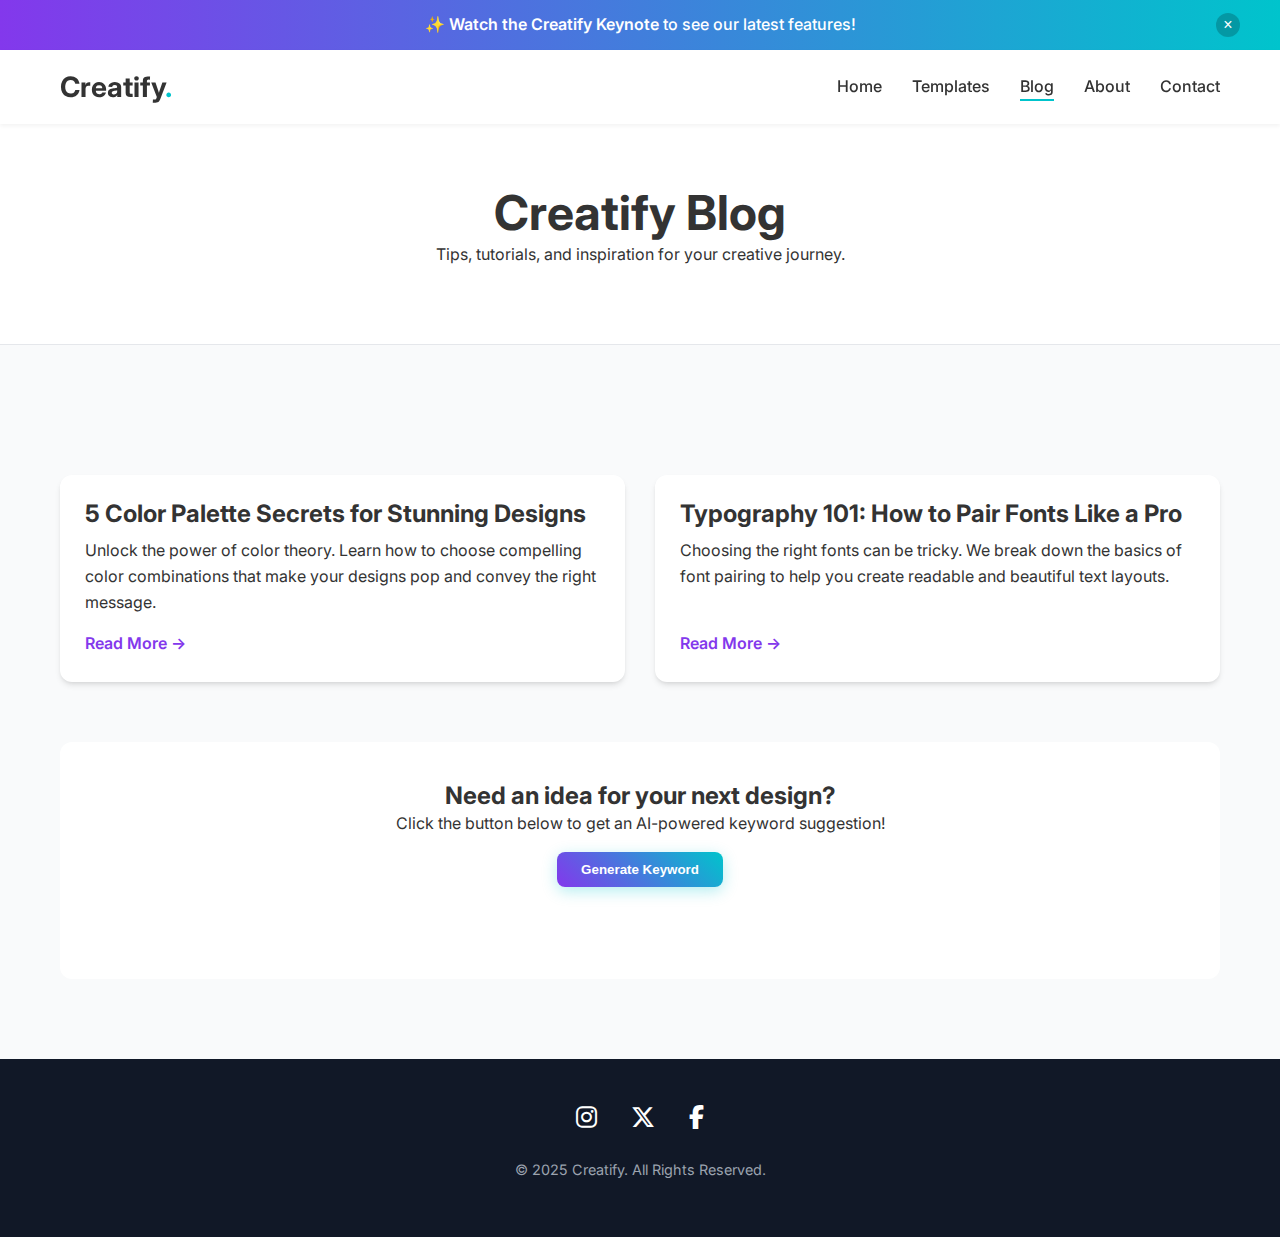
<file: blog.html>
<!DOCTYPE html>
<html lang="en-GB">
<head>
    <meta charset="UTF-8">
    <meta name="viewport" content="width=device-width, initial-scale=1.0">
    <meta http-equiv="Cache-Control" content="max-age=31536000">

    <!-- SEO Meta Tags -->
    <title>Blog - Creatify</title>
    <meta name="description" content="Creatify offers free online design templates and poster makers. Create social media posts, posters, and graphics like Canva in minutes.">

    <meta name="keywords" content="Canva alternative, design templates, poster maker, online graphic editor, social media design">
    
    <!-- Google Analytics -->
    <script async src="https://www.googletagmanager.com/gtag/js?id=G-YYHMLD2DHH"></script>
    <script>
      window.dataLayer = window.dataLayer || [];
      function gtag(){dataLayer.push(arguments);}
      gtag('js', new Date());
      gtag('config', 'G-YYHMLD2DHH');
    </script>
    
    <!-- Favicon -->
    <link rel="icon" href="data:image/svg+xml,<svg xmlns=%22http://www.w3.org/2000/svg%22 viewBox=%220 0 100 100%22><text y=%22.9em%22 font-size=%2290%22>C</text></svg>">
    
    <!-- Stylesheets & Fonts -->
    <link rel="stylesheet" href="style.css">
    <link rel="stylesheet" href="https://cdnjs.cloudflare.com/ajax/libs/font-awesome/6.5.1/css/all.min.css">
</head>
<body>

    <div class="promo-banner" id="promo-banner">
        <div class="container">
            <p>✨ <a href="#">Watch the Creatify Keynote</a> to see our latest features!</p>
            <button class="close-promo" id="close-promo" aria-label="Dismiss banner">&times;</button>
        </div>
    </div>

    <header class="main-header">
        <div class="container">
            <a href="index.html" class="logo">Creatify<span>.</span></a>
            <nav class="main-nav">
                <ul>
                    <li><a href="index.html">Home</a></li>
                    <li><a href="templates.html">Templates</a></li>
                    <li><a href="blog.html">Blog</a></li>
                    <li><a href="about.html">About</a></li>
                    <li><a href="contact.html">Contact</a></li>
                </ul>
            </nav>
            <div class="hamburger">&#9776;</div>
        </div>
    </header>

    <main>
        <section class="page-header">
            <div class="container">
                <h1>Creatify Blog</h1>
                <p>Tips, tutorials, and inspiration for your creative journey.</p>
            </div>
        </section>

        <section class="section-padding">
            <div class="container">
                <div class="blog-grid">
                    <div class="blog-card">
                        <div class="blog-card-content">
                            <h3>5 Color Palette Secrets for Stunning Designs</h3>
                            <p>Unlock the power of color theory. Learn how to choose compelling color combinations that make your designs pop and convey the right message.</p>
                            <a href="#">Read More &rarr;</a>
                        </div>
                    </div>
                    <div class="blog-card">
                        <div class="blog-card-content">
                            <h3>Typography 101: How to Pair Fonts Like a Pro</h3>
                            <p>Choosing the right fonts can be tricky. We break down the basics of font pairing to help you create readable and beautiful text layouts.</p>
                            <a href="#">Read More &rarr;</a>
                        </div>
                    </div>
                </div>

                <div class="ai-keyword-section">
                    <h3>Need an idea for your next design?</h3>
                    <p>Click the button below to get an AI-powered keyword suggestion!</p>
                    <button id="generate-keyword-btn" class="btn btn-primary">Generate Keyword</button>
                    <div id="keyword-display"></div>
                </div>
            </div>
        </section>
    </main>

    <footer class="main-footer">
        <div class="container">
            <div class="social-links">
                <a href="https://instagram.com" target="_blank" rel="noopener noreferrer" aria-label="Instagram"><i class="fab fa-instagram"></i></a>
                <a href="https://x.com" target="_blank" rel="noopener noreferrer" aria-label="X"><i class="fa-brands fa-x-twitter"></i></a>
                <a href="https://facebook.com" target="_blank" rel="noopener noreferrer" aria-label="Facebook"><i class="fab fa-facebook-f"></i></a>
            </div>
            <p>&copy; 2025 Creatify. All Rights Reserved.</p>
        </div>
    </footer>

    <script src="script.js"></script>
</body>
</html>
</file>
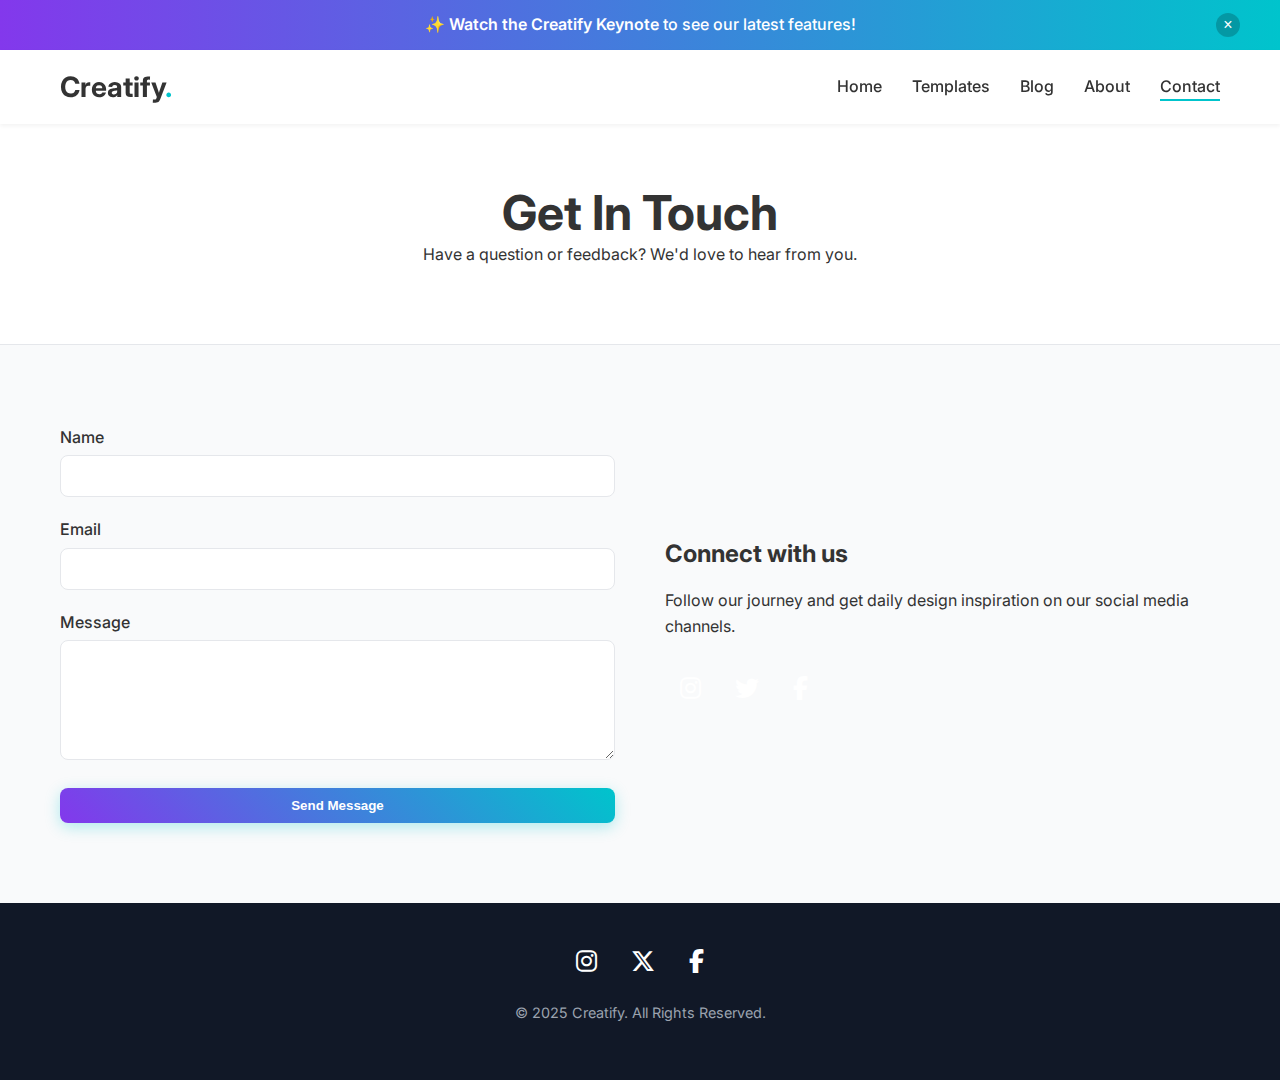
<file: contact.html>
<!DOCTYPE html>
<html lang="en-GB">
<head>
    <meta charset="UTF-8">
    <meta name="viewport" content="width=device-width, initial-scale=1.0">
    <meta http-equiv="Cache-Control" content="max-age=31536000">

    <!-- SEO Meta Tags -->
    <title>Contact Us - Creatify</title>
    <meta name="description" content="Get in touch with the Creatify team. We'd love to hear from you! Send us a message through our contact form or connect on social media.">
    <meta name="keywords" content="contact creatify, get in touch, customer support, contact form">
    
    <!-- Google Analytics -->
    <script async src="https://www.googletagmanager.com/gtag/js?id=G-YYHMLD2DHH"></script>
    <script>
      window.dataLayer = window.dataLayer || [];
      function gtag(){dataLayer.push(arguments);}
      gtag('js', new Date());
      gtag('config', 'G-YYHMLD2DHH');
    </script>
    
    <!-- Favicon -->
    <link rel="icon" href="data:image/svg+xml,<svg xmlns=%22http://www.w3.org/2000/svg%22 viewBox=%220 0 100 100%22><text y=%22.9em%22 font-size=%2290%22>C</text></svg>">
    
    <!-- Stylesheets & Fonts -->
    <link rel="stylesheet" href="style.css">
    <link rel="stylesheet" href="https://cdnjs.cloudflare.com/ajax/libs/font-awesome/6.5.1/css/all.min.css">
</head>
<body>

    <div class="promo-banner" id="promo-banner">
        <div class="container">
            <p>✨ <a href="#">Watch the Creatify Keynote</a> to see our latest features!</p>
            <button class="close-promo" id="close-promo" aria-label="Dismiss banner">&times;</button>
        </div>
    </div>

    <header class="main-header">
        <div class="container">
            <a href="index.html" class="logo">Creatify<span>.</span></a>
            <nav class="main-nav">
                <ul>
                    <li><a href="index.html">Home</a></li>
                    <li><a href="templates.html">Templates</a></li>
                    <li><a href="blog.html">Blog</a></li>
                    <li><a href="about.html">About</a></li>
                    <li><a href="contact.html">Contact</a></li>
                </ul>
            </nav>
            <div class="hamburger">&#9776;</div>
        </div>
    </header>

    <main>
        <section class="page-header">
            <div class="container">
                <h1>Get In Touch</h1>
                <p>Have a question or feedback? We'd love to hear from you.</p>
            </div>
        </section>

        <section class="section-padding">
            <div class="container">
                <div class="contact-grid">
                    <div class="contact-form">
                        <form action="#" method="POST">
                            <div class="form-group">
                                <label for="name">Name</label>
                                <input type="text" id="name" name="name" required>
                            </div>
                            <div class="form-group">
                                <label for="email">Email</label>
                                <input type="email" id="email" name="email" required>
                            </div>
                            <div class="form-group">
                                <label for="message">Message</label>
                                <textarea id="message" name="message" required></textarea>
                            </div>
                            <button type="submit" class="btn btn-primary">Send Message</button>
                        </form>
                    </div>
                    <div class="contact-info">
                        <h3>Connect with us</h3>
                        <p>Follow our journey and get daily design inspiration on our social media channels.</p>
                        <div class="social-links">
                            <a href="https://instagram.com" target="_blank" rel="noopener noreferrer" aria-label="Instagram"><i class="fab fa-instagram"></i></a>
                            <a href="https://twitter.com" target="_blank" rel="noopener noreferrer" aria-label="Twitter"><i class="fab fa-twitter"></i></a>
                            <a href="https://facebook.com" target="_blank" rel="noopener noreferrer" aria-label="Facebook"><i class="fab fa-facebook-f"></i></a>
                        </div>
                    </div>
                </div>
            </div>
        </section>
    </main>

    <footer class="main-footer">
        <div class="container">
            <div class="social-links">
                <a href="https://instagram.com" target="_blank" rel="noopener noreferrer" aria-label="Instagram"><i class="fab fa-instagram"></i></a>
                <a href="https://x.com" target="_blank" rel="noopener noreferrer" aria-label="X"><i class="fa-brands fa-x-twitter"></i></a>
                <a href="https://facebook.com" target="_blank" rel="noopener noreferrer" aria-label="Facebook"><i class="fab fa-facebook-f"></i></a>
            </div>
            <p>&copy; 2025 Creatify. All Rights Reserved.</p>
        </div>
    </footer>

    <script src="script.js"></script>
</body>
</html>
</file>
<file: style.css>
/* 1. Imports & Root Variables */
@import url('https://fonts.googleapis.com/css2?family=Inter:wght@400;500;600;700&display=swap');

:root {
    --primary-teal: #00C4CC;
    --primary-purple: #8338EC;
    --dark-text: #333333;
    --light-text: #FFFFFF;
    --body-bg: #F9FAFB;
    --section-bg: #FFFFFF;
    --border-color: #E5E7EB;
    --shadow: 0 4px 6px -1px rgba(0, 0, 0, 0.1), 0 2px 4px -2px rgba(0, 0, 0, 0.1);
    --font-family: 'Inter', sans-serif;

    /* Icon Colors */
    --icon-color-1: #ff8f00; /* Presentation - Orange */
    --icon-color-2: #ea4c89; /* Social Media - Pink */
    --icon-color-3: #9d4edd; /* Video - Purple */
    --icon-color-4: #00b4d8; /* Printables - Cyan */
    --icon-color-5: #3a86ff; /* Doc - Blue */
    --icon-color-6: #3c9d4e; /* Whiteboard - Green */
    --icon-color-7: #6a4c93; /* Website - Dark Purple */
    --icon-color-8: #e5e5e5; /* More - Grey */
}

/* 2. Base & Reset Styles */
* {
    margin: 0;
    padding: 0;
    box-sizing: border-box;
}

html {
    scroll-behavior: smooth;
}

body {
    font-family: var(--font-family);
    background-color: var(--body-bg);
    color: var(--dark-text);
    line-height: 1.6;
}

/* 3. Utility Classes & Promo Banner */
.container {
    max-width: 1200px;
    margin: 0 auto;
    padding: 0 20px;
}

.promo-banner {
    background: linear-gradient(90deg, var(--primary-purple), var(--primary-teal));
    color: white;
    padding: 12px 0;
    text-align: center;
}
.promo-banner .container {
    display: flex;
    justify-content: center;
    align-items: center;
    position: relative;
}
.promo-banner p {
    margin: 0;
    font-weight: 500;
}
.promo-banner a {
    color: white;
    text-decoration: none;
    font-weight: 600;
}
.promo-banner a:hover {
    text-decoration: underline;
}
.close-promo {
    position: absolute;
    right: 0;
    top: 50%;
    transform: translateY(-50%);
    background: rgba(0,0,0,0.2);
    color: white;
    border: none;
    border-radius: 50%;
    width: 24px;
    height: 24px;
    cursor: pointer;
    font-size: 16px;
    line-height: 24px;
    display: flex;
    align-items: center;
    justify-content: center;
}
.promo-banner.hidden {
    display: none;
}

.btn {
    display: inline-block;
    padding: 10px 24px;
    border-radius: 8px;
    font-weight: 600;
    text-decoration: none;
    transition: transform 0.3s ease, box-shadow 0.3s ease;
    border: none;
    cursor: pointer;
}

.btn-primary {
    background: linear-gradient(45deg, var(--primary-purple), var(--primary-teal));
    color: var(--light-text);
    box-shadow: 0 4px 15px rgba(0, 196, 204, 0.3);
}

.btn:hover {
    transform: translateY(-2px);
    box-shadow: 0 6px 20px rgba(0, 0, 0, 0.1);
}

.section-padding {
    padding: 80px 0;
}

.section-title {
    text-align: center;
    margin-bottom: 50px;
    font-size: 2.25rem;
    font-weight: 700;
}

h1, h2, h3, h4 {
    font-weight: 700;
    line-height: 1.2;
}

h1 { font-size: 3rem; }
h2 { font-size: 2.25rem; }
h3 { font-size: 1.5rem; }
p { margin-bottom: 1rem; }

/* 4. Header / Navbar */
.main-header {
    background-color: var(--section-bg);
    padding: 15px 0;
    position: sticky;
    top: 0;
    z-index: 1000;
    box-shadow: 0 2px 4px rgba(0,0,0,0.05);
}

.main-header .container {
    display: flex;
    justify-content: space-between;
    align-items: center;
}

.logo {
    font-size: 1.75rem;
    font-weight: 700;
    text-decoration: none;
    color: var(--dark-text);
}

.logo span {
    color: var(--primary-teal);
}

.main-nav ul {
    list-style: none;
    display: flex;
    align-items: center;
}

.main-nav ul li {
    margin-left: 30px;
}

.main-nav a {
    text-decoration: none;
    color: var(--dark-text);
    font-weight: 500;
    position: relative;
    padding: 5px 0;
}

.main-nav a:not(.btn)::after {
    content: '';
    position: absolute;
    bottom: 0;
    left: 0;
    width: 0;
    height: 2px;
    background: var(--primary-teal);
    transition: width 0.3s ease;
}

.main-nav a:not(.btn):hover::after,
.main-nav a.active::after {
    width: 100%;
}

.hamburger {
    display: none;
    cursor: pointer;
    font-size: 24px;
}

/* 5. Footer */
.main-footer {
    background-color: #111827;
    color: var(--light-text);
    padding: 40px 0;
    text-align: center;
}

.social-links a {
    color: var(--light-text);
    margin: 0 15px;
    font-size: 1.5rem;
    transition: color 0.3s ease;
}

.social-links a:hover {
    color: var(--primary-teal);
}

.main-footer p {
    margin-top: 20px;
    font-size: 0.9rem;
    color: #9CA3AF;
}

/* 6. Home Page - NEW STYLES */
.hero-dashboard {
    padding: 60px 0;
    background-color: var(--body-bg);
}

.hero-content {
    background: linear-gradient(180deg, #f0e6ff 0%, rgba(249, 250, 251, 0) 100%);
    padding: 50px;
    border-radius: 24px;
    text-align: center;
    box-shadow: 0 8px 32px rgba(131, 56, 236, 0.05);
}

.hero-content h1 {
    font-size: 3.5rem;
    margin-bottom: 30px;
    background: linear-gradient(45deg, var(--primary-purple), #2a7ded);
    -webkit-background-clip: text;
    background-clip: text;
    color: transparent;
}

.search-container {
    position: relative;
    max-width: 600px;
    margin: 0 auto 40px auto;
    padding: 2px;
    border-radius: 14px;
    background: linear-gradient(45deg, var(--primary-purple), var(--primary-teal));
    transition: box-shadow 0.3s ease;
}

.search-container:hover,
.search-container:focus-within {
    box-shadow: 0 0 15px rgba(131, 56, 236, 0.4);
}

.search-container i {
    position: absolute;
    left: 22px;
    top: 50%;
    transform: translateY(-50%);
    color: #9CA3AF;
    z-index: 2;
}

.search-container input {
    width: 100%;
    padding: 18px 20px 18px 50px;
    border-radius: 12px;
    border: none;
    font-size: 1rem;
    font-family: var(--font-family);
    background-color: var(--section-bg);
}

.search-container input:focus {
    outline: none;
}

.design-types-grid {
    display: flex;
    justify-content: center;
    flex-wrap: wrap;
    gap: 20px;
}

.design-type-item {
    display: flex;
    flex-direction: column;
    align-items: center;
    gap: 10px;
    text-decoration: none;
    color: var(--dark-text);
    padding: 15px;
    border-radius: 12px;
    transition: background-color 0.3s ease, transform 0.3s ease;
    width: 120px;
}

.design-type-item:hover {
    background-color: rgba(255, 255, 255, 0.8);
    transform: translateY(-5px);
}

.design-type-item i {
    font-size: 1.75rem;
    color: var(--light-text);
    padding: 15px;
    border-radius: 50%;
    width: 60px;
    height: 60px;
    display: flex;
    align-items: center;
    justify-content: center;
    box-shadow: var(--shadow);
}

.design-types-grid .design-type-item:nth-child(1) i { background-color: var(--icon-color-1); }
.design-types-grid .design-type-item:nth-child(2) i { background-color: var(--icon-color-2); }
.design-types-grid .design-type-item:nth-child(3) i { background-color: var(--icon-color-3); }
.design-types-grid .design-type-item:nth-child(4) i { background-color: var(--icon-color-4); }
.design-types-grid .design-type-item:nth-child(5) i { background-color: var(--icon-color-5); }
.design-types-grid .design-type-item:nth-child(6) i { background-color: var(--icon-color-6); }
.design-types-grid .design-type-item:nth-child(7) i { background-color: var(--icon-color-7); }
.design-types-grid .design-type-item:nth-child(8) i {
    background-color: var(--icon-color-8);
    color: var(--dark-text);
}

.design-type-item span {
    font-weight: 500;
    font-size: 0.9rem;
}


.features {
    background-color: var(--body-bg);
}

.features-grid {
    display: grid;
    grid-template-columns: repeat(3, 1fr);
    gap: 30px;
}

.feature-card {
    background-color: var(--section-bg);
    padding: 40px 30px;
    border-radius: 16px;
    box-shadow: var(--shadow);
    transition: transform 0.3s ease, box-shadow 0.3s ease;
    text-align: center;
    position: relative;
    z-index: 1;
}

.feature-card::before {
    content: "";
    position: absolute;
    inset: 0;
    border-radius: 16px;
    padding: 2px;
    background: linear-gradient(135deg, var(--primary-purple), var(--primary-teal));
    -webkit-mask:
        linear-gradient(#fff 0 0) content-box,
        linear-gradient(#fff 0 0);
    mask:
        linear-gradient(#fff 0 0) content-box,
        linear-gradient(#fff 0 0);
    -webkit-mask-composite: xor;
    mask-composite: exclude;
    z-index: -1;
}

.feature-card:hover {
    transform: translateY(-5px);
    box-shadow: 0 0 25px rgba(131, 56, 236, 0.3), 0 0 25px rgba(0, 196, 204, 0.3);
}

.feature-card h3 {
    margin-bottom: 15px;
}

/* 6.5 Home Page - "For You" Carousel */
.foryou-section {
    background-color: var(--body-bg);
}

.carousel-container {
    position: relative;
}

.carousel-track {
    display: flex;
    gap: 20px;
    overflow-x: auto;
    scroll-behavior: smooth;
    padding-bottom: 20px; /* Space for scrollbar if visible */
    scrollbar-width: none; /* Firefox */
    -ms-overflow-style: none; /* IE and Edge */
}

.carousel-track::-webkit-scrollbar {
    display: none; /* Chrome, Safari, Opera */
}

.carousel-card {
    flex: 0 0 280px; /* Don't shrink, base width 280px */
    border-radius: 12px;
    overflow: hidden;
    box-shadow: var(--shadow);
    transition: transform 0.3s ease, box-shadow 0.3s ease;
}

.carousel-card a {
    text-decoration: none;
    color: inherit;
    display: block;
}

.carousel-card:hover {
    transform: translateY(-5px);
    box-shadow: 0 10px 15px -3px rgba(0,0,0,0.1), 0 4px 6px -4px rgba(0,0,0,0.1);
}

.carousel-card img {
    width: 100%;
    height: auto;
    display: block;
    aspect-ratio: 3 / 4;
    object-fit: cover;
}

.carousel-card .card-title {
    padding: 15px;
    font-weight: 600;
    background-color: var(--section-bg);
}

.carousel-btn {
    position: absolute;
    top: calc(50% - 22px); /* Adjust for padding-bottom on track */
    transform: translateY(-50%);
    background-color: white;
    border: 1px solid var(--border-color);
    border-radius: 50%;
    width: 44px;
    height: 44px;
    cursor: pointer;
    display: flex;
    align-items: center;
    justify-content: center;
    font-size: 1.2rem;
    color: var(--dark-text);
    box-shadow: var(--shadow);
    transition: all 0.2s ease;
    z-index: 10;
}

.carousel-btn:hover {
    background-color: #f0f0f0;
    transform: translateY(-50%) scale(1.05);
}

.carousel-btn.prev {
    left: -22px;
}

.carousel-btn.next {
    right: -22px;
}

.carousel-btn.hidden {
    opacity: 0;
    pointer-events: none;
}

.testimonials {
    background-color: var(--section-bg);
}

.testimonial-grid {
    display: grid;
    grid-template-columns: repeat(2, 1fr);
    gap: 30px;
}

.testimonial-card {
    background-color: var(--body-bg);
    padding: 30px;
    border-radius: 16px;
    border-left: 5px solid var(--primary-teal);
}

.testimonial-card p {
    font-style: italic;
    margin-bottom: 20px;
}

.testimonial-author {
    font-weight: 600;
}

/* 7. Templates Page */
.page-header {
    background-color: var(--section-bg);
    text-align: center;
    padding: 60px 0;
    border-bottom: 1px solid var(--border-color);
}

.templates-grid {
    display: grid;
    grid-template-columns: repeat(auto-fit, minmax(300px, 1fr));
    gap: 30px;
    margin-top: 50px;
}

.template-item {
    border-radius: 12px;
    overflow: hidden;
    box-shadow: var(--shadow);
    position: relative;
    cursor: pointer;
}

.template-item img {
    width: 100%;
    height: 100%;
    object-fit: cover;
    display: block;
    transition: transform 0.4s ease;
}

.template-item:hover img {
    transform: scale(1.1);
}

.template-item .overlay {
    position: absolute;
    top: 0;
    left: 0;
    width: 100%;
    height: 100%;
    background: rgba(0,0,0,0.5);
    color: white;
    display: flex;
    justify-content: center;
    align-items: center;
    opacity: 0;
    transition: opacity 0.4s ease;
    font-weight: 600;
}

.template-item:hover .overlay {
    opacity: 1;
}

/* 8. Blog Page */
.blog-grid {
    display: grid;
    grid-template-columns: repeat(2, 1fr);
    gap: 30px;
    margin-top: 50px;
}

.blog-card {
    background: var(--section-bg);
    border-radius: 12px;
    box-shadow: var(--shadow);
    overflow: hidden;
    display: flex;
    flex-direction: column;
}

.blog-card-content {
    padding: 25px;
    flex-grow: 1;
    display: flex;
    flex-direction: column;
}

.blog-card-content h3 {
    margin-bottom: 10px;
}

.blog-card-content p {
    flex-grow: 1;
}

.blog-card-content a {
    color: var(--primary-purple);
    text-decoration: none;
    font-weight: 600;
}

.ai-keyword-section {
    margin-top: 60px;
    padding: 40px;
    background-color: var(--section-bg);
    border-radius: 12px;
    text-align: center;
}

#keyword-display {
    margin-top: 20px;
    font-size: 1.2rem;
    font-weight: 600;
    color: var(--primary-purple);
    min-height: 2rem;
}

/* 9. About Page */
.about-content p {
    max-width: 800px;
    margin-left: auto;
    margin-right: auto;
    text-align: center;
    font-size: 1.1rem;
}

.team-section {
    background-color: var(--body-bg);
}

.team-grid {
    display: grid;
    grid-template-columns: repeat(3, 1fr);
    gap: 30px;
    text-align: center;
}

.team-member img {
    width: 150px;
    height: 150px;
    border-radius: 50%;
    object-fit: cover;
    margin-bottom: 15px;
    box-shadow: 0 0 0 5px var(--section-bg), 0 0 0 7px var(--primary-teal);
}

.team-member h4 {
    margin-bottom: 5px;
}

.team-member span {
    color: #6B7280;
}

/* 10. Contact Page */
.contact-grid {
    display: grid;
    grid-template-columns: 1fr 1fr;
    gap: 50px;
    align-items: center;
}

.contact-form .form-group {
    margin-bottom: 20px;
}

.contact-form label {
    display: block;
    margin-bottom: 5px;
    font-weight: 500;
}

.contact-form input,
.contact-form textarea {
    width: 100%;
    padding: 12px;
    border: 1px solid var(--border-color);
    border-radius: 8px;
    font-family: var(--font-family);
}

.contact-form textarea {
    resize: vertical;
    min-height: 120px;
}

.contact-form .btn {
    width: 100%;
}

.contact-info h3 {
    margin-bottom: 20px;
}

.contact-info p {
    margin-bottom: 30px;
}

/* 11. Responsive Design */
@media (max-width: 992px) {
    .features-grid, .team-grid {
        grid-template-columns: 1fr;
    }
    .testimonial-grid, .blog-grid, .contact-grid {
        grid-template-columns: 1fr;
    }
    .testimonial-grid, .blog-grid {
        gap: 20px;
    }
    .contact-grid {
        gap: 40px;
    }
    .contact-info {
        text-align: center;
    }
    .hero-content h1 {
        font-size: 2.5rem;
    }
}

@media (max-width: 768px) {
    .main-nav {
        position: fixed;
        top: 0;
        left: -100%;
        width: 100%;
        height: 100vh;
        background-color: var(--section-bg);
        flex-direction: column;
        justify-content: center;
        align-items: center;
        transition: left 0.3s ease;
        display: flex;
    }

    .main-nav.active {
        left: 0;
    }

    .main-nav ul {
        flex-direction: column;
        align-items: center;
    }

    .main-nav ul li {
        margin: 20px 0;
    }

    .hamburger {
        display: block;
        z-index: 1001;
    }
    
    h1 { font-size: 2.2rem; }
    h2, .section-title { font-size: 1.8rem; }
    
    .hero-content {
        padding: 30px 20px;
    }
    
    .design-types-grid {
        gap: 10px;
        justify-content: space-around;
    }
    
    .design-type-item {
        width: 90px;
        padding: 10px 5px;
    }
    
    .design-type-item i {
        font-size: 1.5rem;
        width: 50px;
        height: 50px;
        padding: 12px;
    }
    
    .features-grid {
        grid-template-columns: 1fr;
    }

    .carousel-btn {
        display: none; /* Hide carousel buttons on mobile */
    }
    
    .close-promo {
        display: none; /* Hide close button on small screens */
    }
}
</file>
